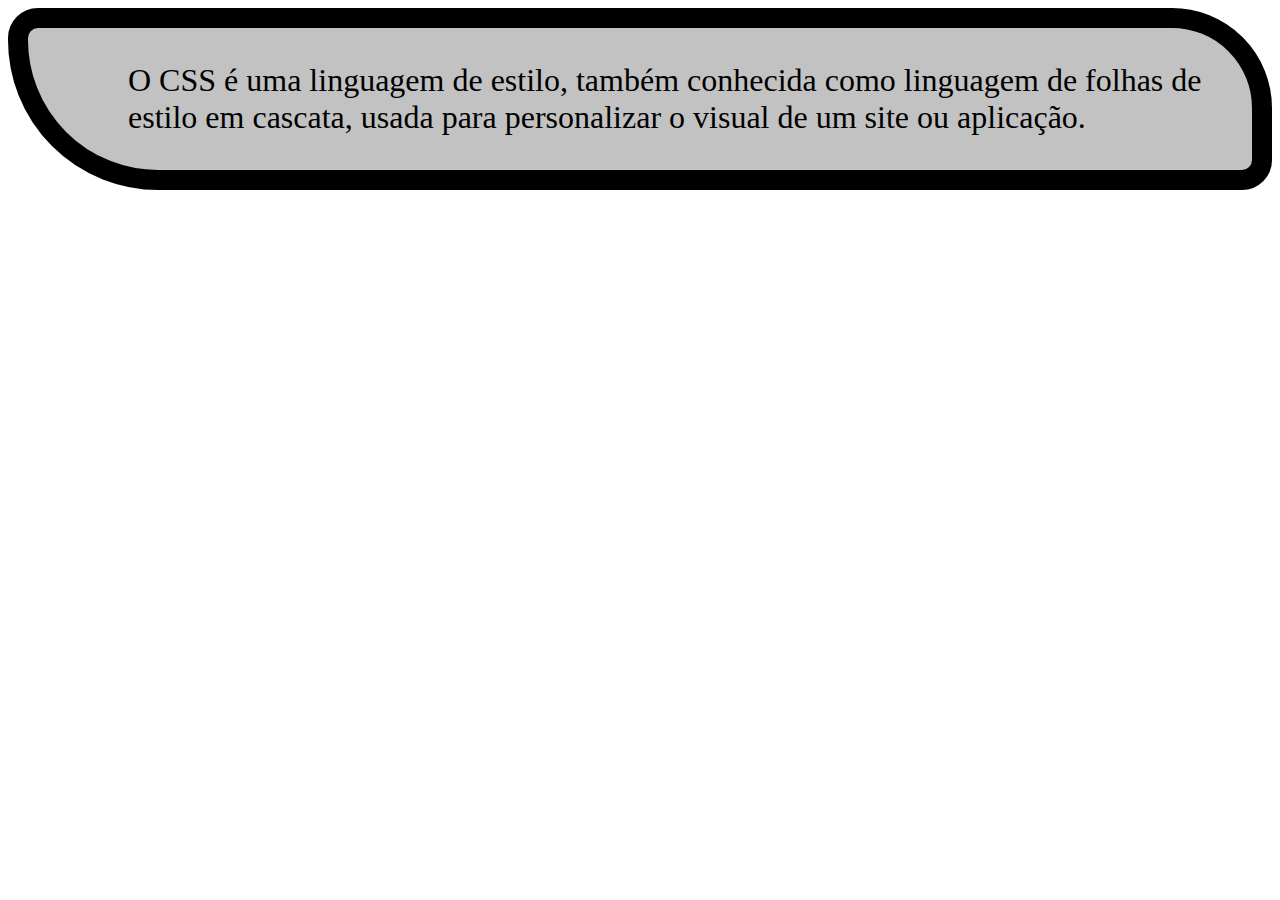
<file: css1/index.html>
<!DOCTYPE html>
<html lang="en">
<head>
    <meta charset="UTF-8">
    <meta name="viewport" content="width=device-width, initial-scale=1.0">
    <title>CSS 1</title>
    <link rel="stylesheet" type="text/css" href="style.css">
</head>
<body>
    <div class="txt">
        O CSS é uma linguagem de estilo, também conhecida como linguagem de folhas de estilo em cascata, usada para personalizar o visual de um site
        ou aplicação.
    </div>
</body>
</html>
</file>
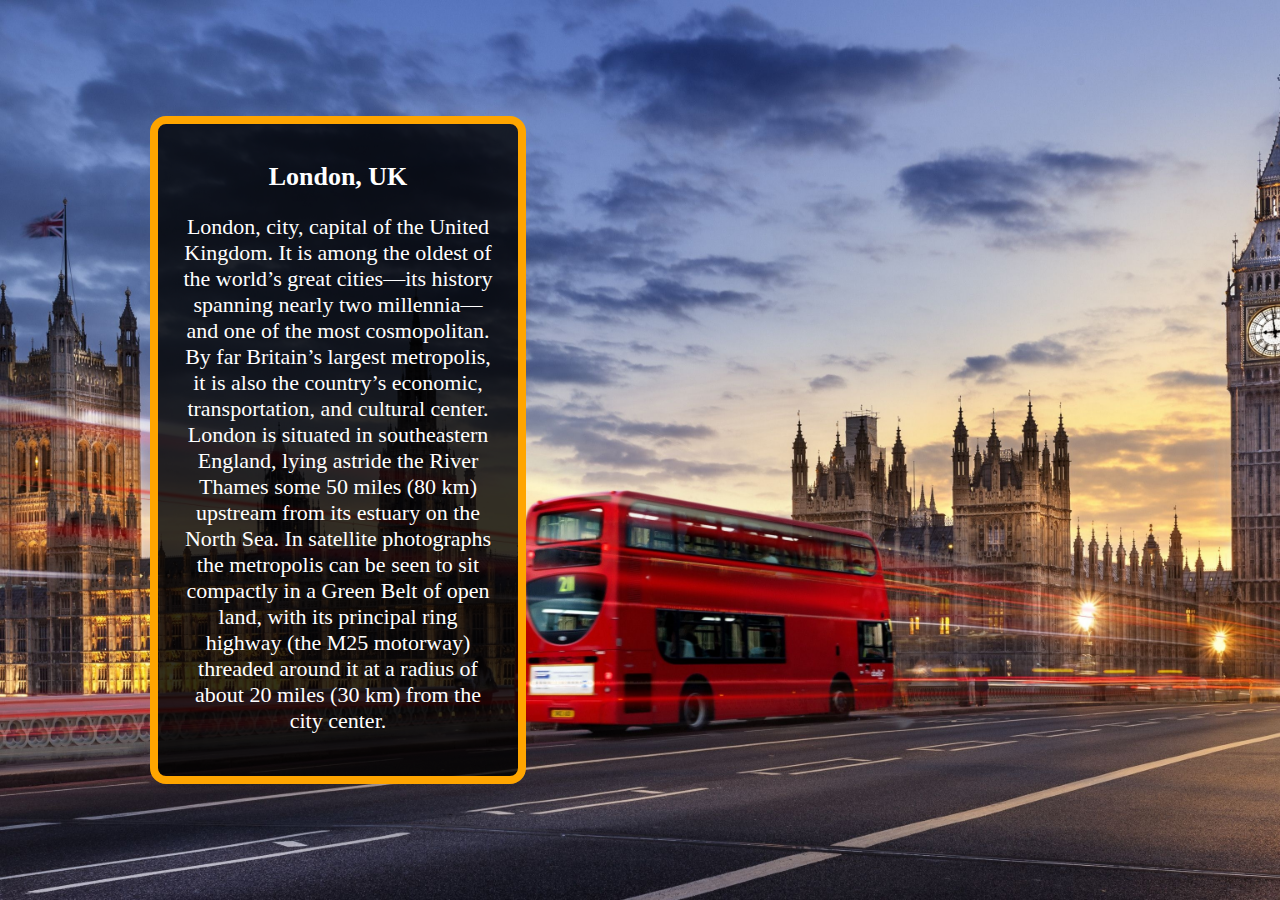
<file: css2/index.html>
<!DOCTYPE html>
<html lang="en">
<head>
    <meta charset="UTF-8">
    <meta name="viewport" content="width=device-width, initial-scale=1.0">
    <title>CSS 3</title>
    <link rel="stylesheet" type="text/css" href="style.css">
</head>
<body>
    <div class="content">
        <div class="text-box">
            <h1>London, UK</h1>
            <p>
                London, city, capital of the United Kingdom. It is among the oldest of the world’s great cities—its history spanning nearly two millennia—and one 
                of the most cosmopolitan. By far Britain’s largest metropolis, it is also the country’s economic, transportation, and cultural center. London is 
                situated in southeastern England, lying astride the River Thames some 50 miles (80 km) upstream from its estuary on the North Sea. In satellite photographs
                the metropolis can be seen to sit compactly in a Green Belt of open land, with its principal ring highway (the M25 motorway) threaded around it at a radius
                of about 20 miles (30 km) from the city center.
            </p>
        </div>
    </div>
</body>
</html>
</file>
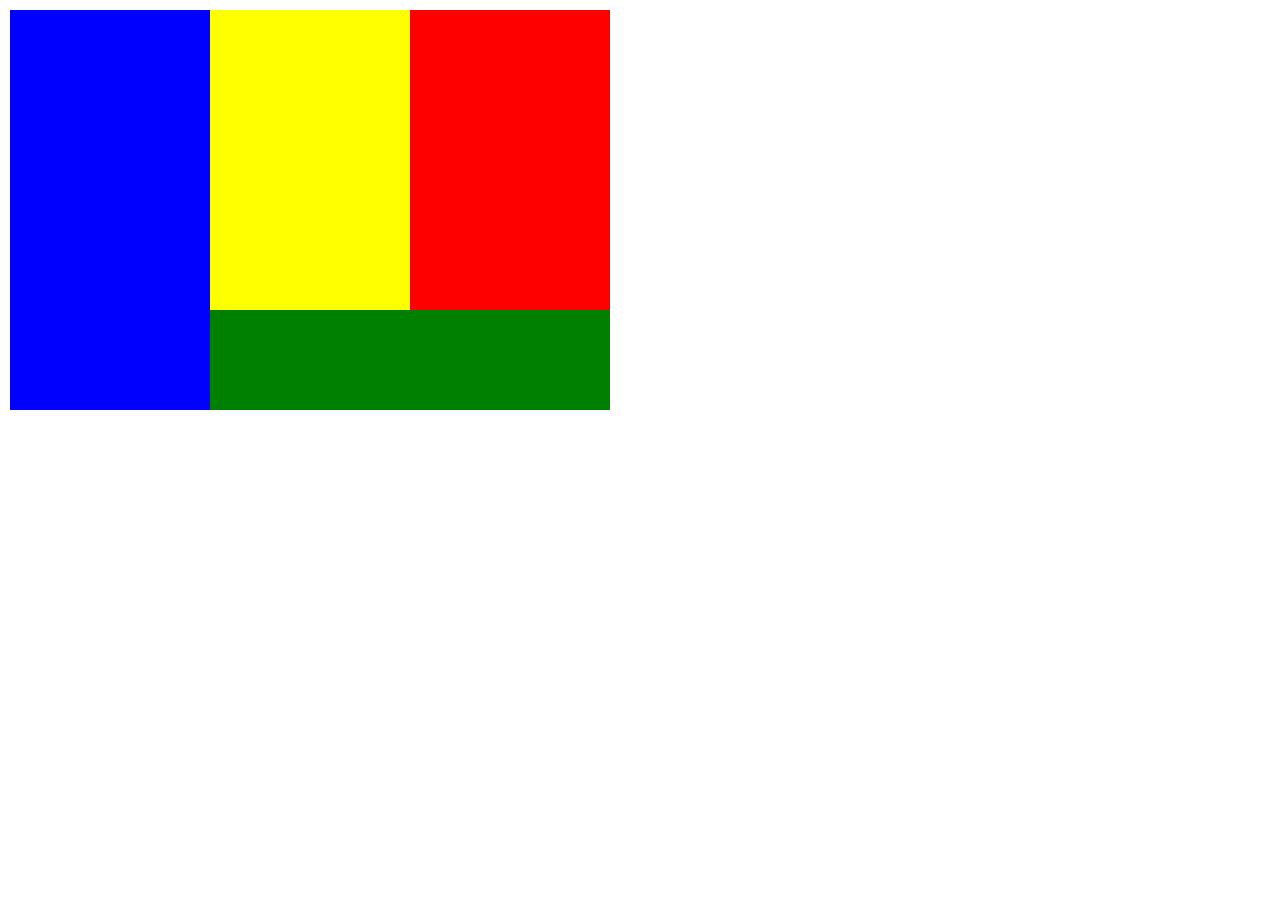
<file: css3/index.html>
<!DOCTYPE html>
<html lang="en">
<head>
    <meta charset="UTF-8">
    <meta name="viewport" content="width=device-width, initial-scale=1.0">
    <title>CSS 3</title>
</head>
<body>
    <style>
        div.blue { position: absolute; top: 10px; left: 10px; width:200px; height:400px; background-color:blue; }
        div.yellow { position: absolute; top: 10px; left: 210px; width:200px; height:300px; background-color:yellow; }
        div.red { position: absolute; top: 10px; left: 410px; width:200px; height:300px; background-color:red; }
        div.green { position: absolute; top: 310px; left: 210px; width:400px; height:100px; background-color:green; }
    </style>
    
    <div class="blue"></div>
    <div class="yellow"></div>
    <div class="red"></div>
    <div class="green"></div>
</body>
</html>
</file>
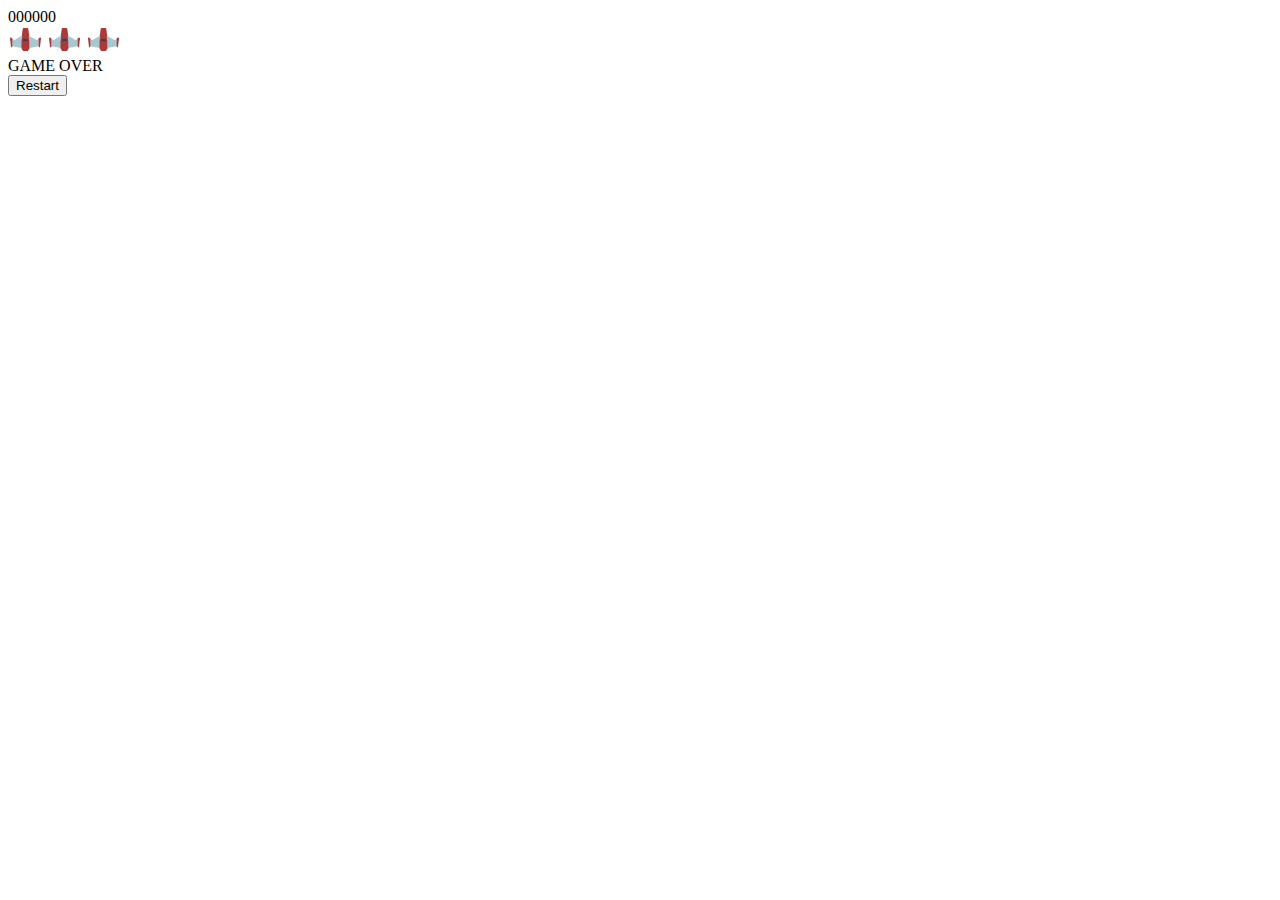
<file: game/index.html>
<!DOCTYPE html>
<html lang="en">

<head>
	<meta charset="UTF-8" />
	<meta name="viewport" content="width=device-width, initial-scale=1.0" />
	<title>Space Shooter</title>
	<link rel="stylesheet" href="css/style.css" />
</head>

<body>
	<div id="score">000000</div>
	<div id="hud">
		<div id="lives">
			<img src="assets/png/life.png" class="life" />
			<img src="assets/png/life.png" class="life" />
			<img src="assets/png/life.png" class="life" />
		</div>
	</div>

	<div id="game-over" class="hidden">GAME OVER</div>
	<button id="restart-button" class="hidden">Restart</button>

	<div id="space"></div>

	<script type="module" src="js/game.js"></script>
</body>
</html>
</file>
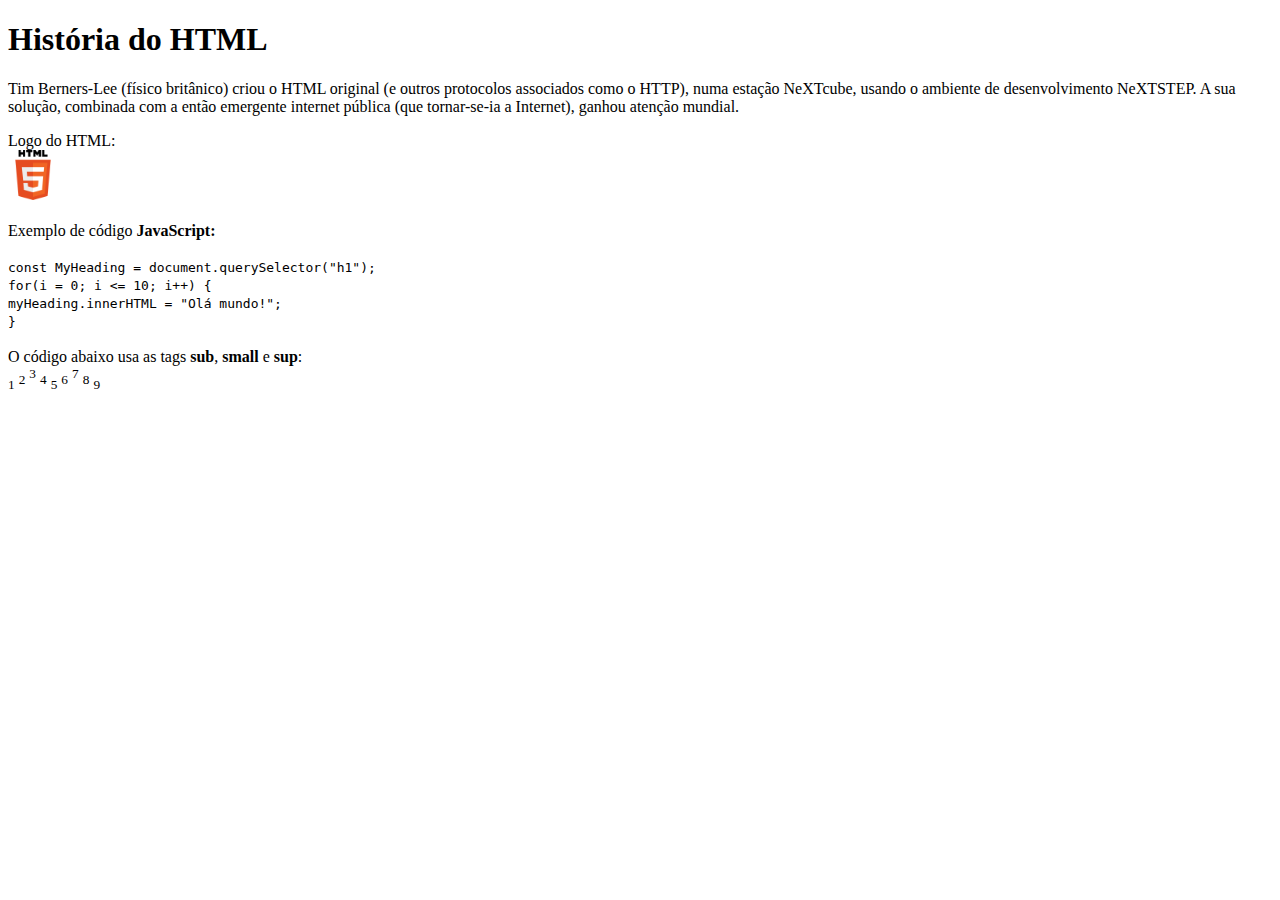
<file: html/first-page.html>
<!DOCTYPE html>
<html lang="en">
<head>
    <meta charset="UTF-8">
    <meta name="viewport" content="width=device-width, initial-scale=1.0">
    <title>HTML 1</title>
</head>
<body>
    <h1>História do HTML</h1>

    <p>
        Tim Berners-Lee (físico britânico) criou o HTML original
        (e outros protocolos associados como o HTTP), numa estação NeXTcube, usando o ambiente de desenvolvimento NeXTSTEP. 
        A sua solução, combinada com a então emergente internet pública (que tornar-se-ia a Internet), ganhou atenção mundial.
    </p>

    Logo do HTML:<br>
    
    <img src="html.png" width="50" alt="html"><br><br>

    Exemplo de código <strong>JavaScript:</strong><br>

    <code><br>
        const MyHeading = document.querySelector("h1");<br>
        for(i = 0; i <= 10; i++) {<br>
            myHeading.innerHTML = "Olá mundo!";<br>
        }<br>
    </code><br>

    O código abaixo usa as tags <strong>sub</strong>, <strong>small</strong> e <strong>sup</strong>:<br>
    <sub>1</sub>
    <small>2</small>
    <sup>3</sup>
    <small>4</small>
    <sub>5</sub>
    <small>6</small>
    <sup>7</sup>
    <small>8</small>
    <sub>9</sub>
</body>
</html>
</file>
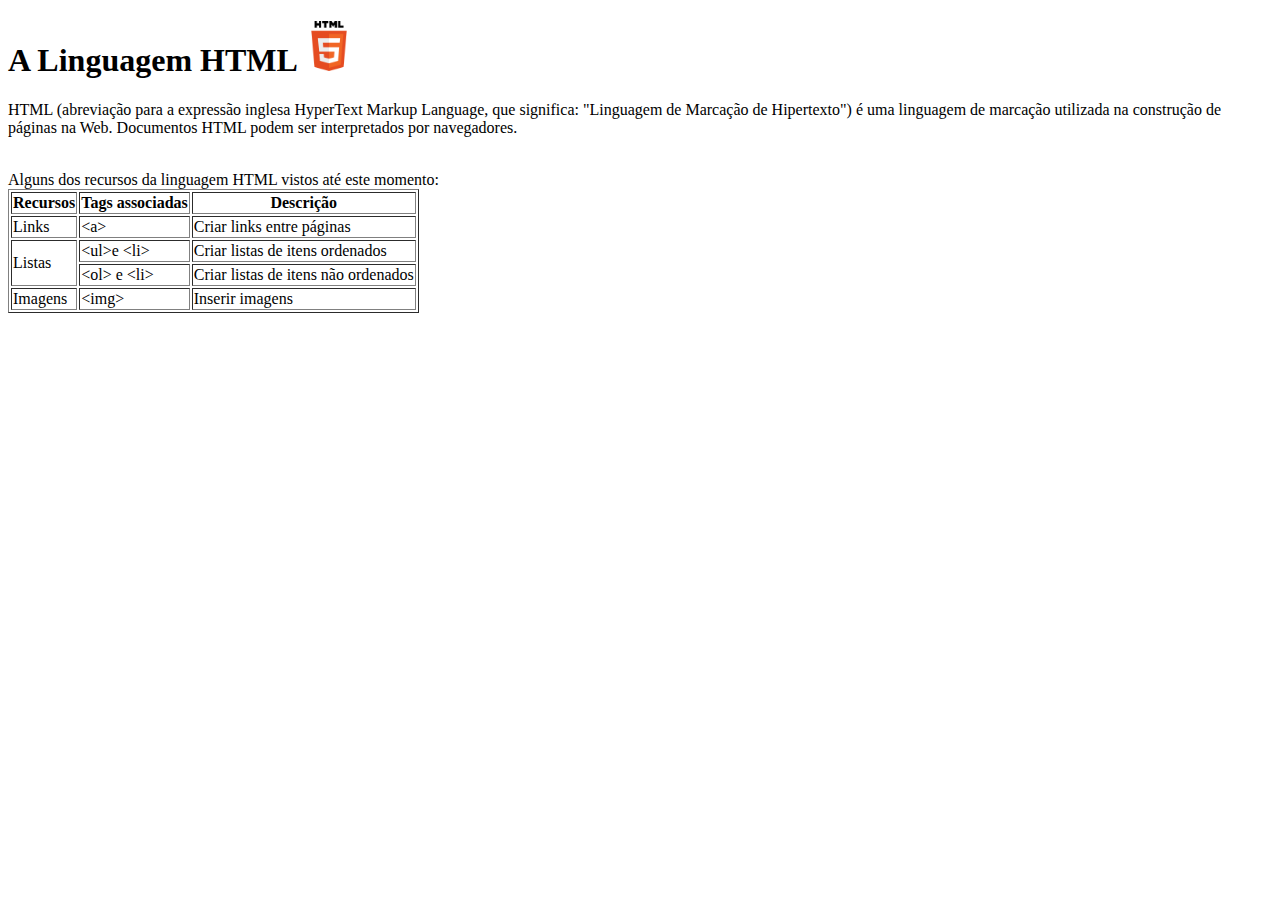
<file: html/second-page.html>
<!DOCTYPE html>
<html lang="en">
<head>
    <meta charset="UTF-8">
    <meta name="viewport" content="width=device-width, initial-scale=1.0">
    <title>HTML 2</title>
</head>
<body>
    <h1>A Linguagem HTML <img src="html.png" width="50" alt="html"></h1>
    
    <p>
        HTML (abreviação para a expressão inglesa HyperText Markup Language, que significa: "Linguagem de Marcação de Hipertexto") 
        é uma linguagem de marcação utilizada na construção de páginas na Web. Documentos HTML podem ser interpretados por navegadores.
    </p><br>

    Alguns dos recursos da linguagem HTML vistos até este momento:<br>

    <table border="1">
        <thead>
            <tr>
                <th>Recursos</th>
                <th>Tags associadas</th>
                <th>Descrição</th>
            </tr>
            
        </thead>
        <tr>
            <td>Links</td>
            <td>&lt;a&gt;</td>
            <td>Criar links entre páginas</td>
        </tr>
        <tr>
            <td rowspan="2">Listas</td>
            <td>&lt;ul&gt;e &lt;li&gt;</td>
            <td>Criar listas de itens ordenados</td>
        </tr>
        <tr>
            <td>&lt;ol&gt; e &lt;li&gt;</td>
            <td>Criar listas de itens não ordenados</td>
        </tr>
        <tr>
            <td>Imagens</td>
            <td>&lt;img&gt;</td>
            <td>Inserir imagens</td>
        </tr>
    </table>
</body>
</html>
</file>
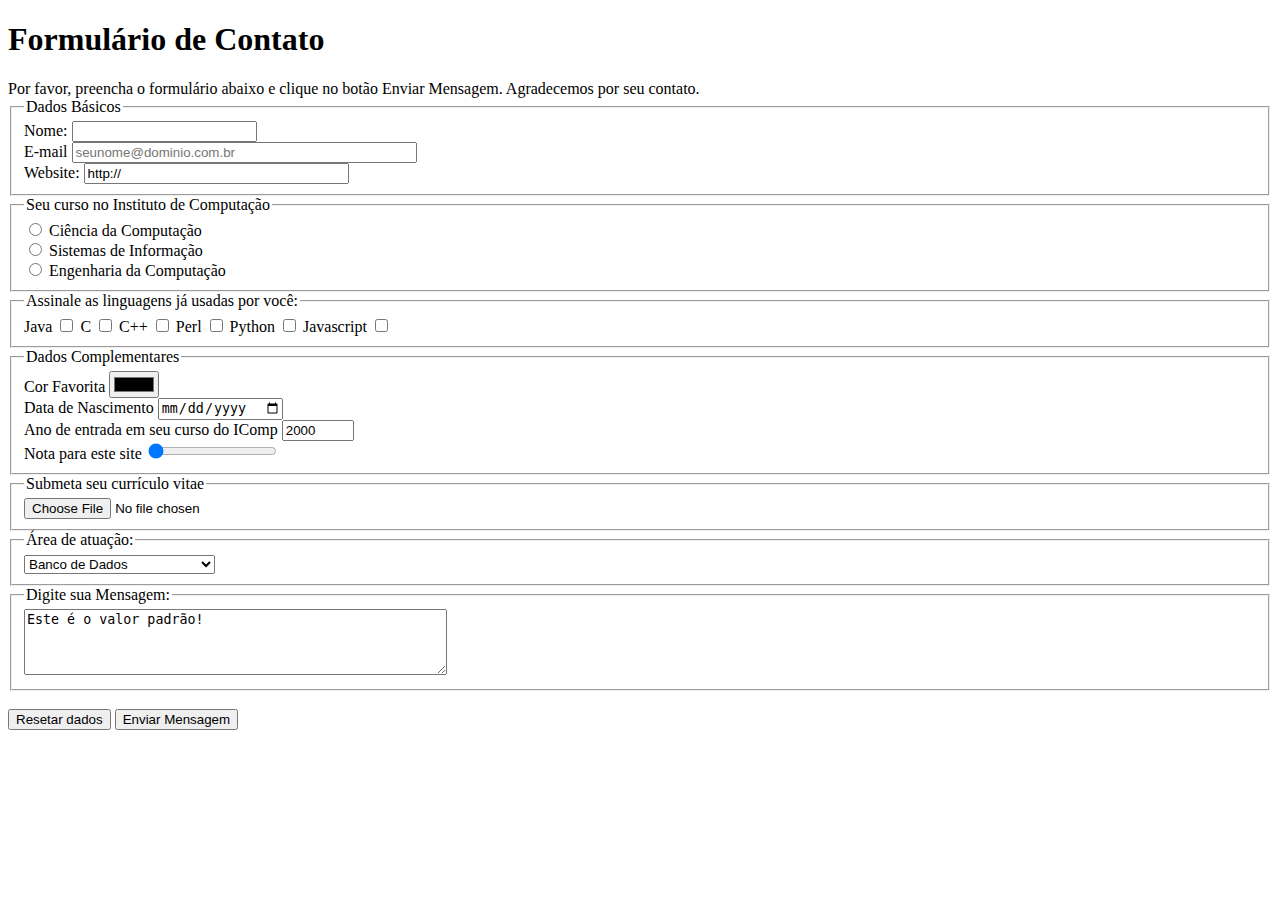
<file: html/third-page.html>
<!DOCTYPE html>
<html lang="en">
<head>
    <meta charset="UTF-8">
    <meta name="viewport" content="width=device-width, initial-scale=1.0">
    <title>HTML 3</title>
</head>
<body>
    <h1>Formulário de Contato</h1>

    Por favor, preencha o formulário abaixo e clique no botão Enviar Mensagem. Agradecemos por seu contato.<br>
    
    <fieldset>
        <legend>Dados Básicos</legend>
        <label for="nome">Nome:</label>
        <input type="text" name="nome"/><br>
        <label for="email">E-mail </label>
        <input type="email" name="email" id="email" size="40" required placeholder="seunome@dominio.com.br"><br>
        <label for="website">Website:</label>
        <input type="text" value="http://" size="30" name="website"/><br>
    </fieldset>

    <fieldset>
        <legend>Seu curso no Instituto de Computação</legend>
        <input type="radio" name="curso" value="cc">
        Ciência da Computação<br>
        <input type="radio" name="curso" value="es">
        Sistemas de Informação<br>
        <input type="radio" name="curso" value="ec">
        Engenharia da Computação<br>
    </fieldset>

    <fieldset>
        <legend>Assinale as linguagens já usadas por você:</legend>
        <label for="java">Java</label>
        <input type="checkbox" name="ling" id="java" value="java">
        <label for="c">C</label>
        <input type="checkbox" name="ling" id="c" value="c">
        <label for="cpp">C++</label>
        <input type="checkbox" name="ling" id="cpp" value="cpp">
        <label for="perl">Perl</label>
        <input type="checkbox" name="ling" id="perl" value="perl">
        <label for="python">Python</label>
        <input type="checkbox" name="ling" id="python" value="python">
        <label for="js">Javascript</label>
        <input type="checkbox" name="ling" id="js" value="js">

    </fieldset>
    <fieldset>
        <legend>Dados Complementares</legend>
        <label for="color">Cor Favorita</label>
        <input type="color" name="color" id="color"><br>
        <label for="nascimento">Data de Nascimento</label>
        <input type="date" name="nascimento" id="nascimento"><br>
        <label for="ano">Ano de entrada em seu curso do IComp</label>
        <input type="number" name="ano" min="1980" max="2020" step="1" value="2000" id="ano"><br>
        <label for="nota">Nota para este site</label>
        <input type="range" name="range" id="range" value="0">
    </fieldset>

    <fieldset>
        <legend>Submeta seu currículo vitae</legend>
        <input type="file" name="curriculo">
    </fieldset>

    <fieldset>
        <legend>Área de atuação:</legend>
        <select name="area" id="area">
            <option value="1">Banco de Dados</option>
            <option value="2">Educação a Distância</option>
            <option value="3">Engenharia de Software</option>
            <option value="4">Otimização</option>
            <option value="5">Programação para a Web</option>
            <option value="6">Recuperação de Informação</option>
            <option value="7">Redes de Computadores</option>
        </select>
    </fieldset>

    <fieldset>
        <legend>Digite sua Mensagem:</legend>
        <textarea name="mensagem" rows="4" cols="50">Este é o valor padrão!</textarea>
    </fieldset><br>

    <button>Resetar dados</button>
    <button>Enviar Mensagem</button>
</body>
</html>
</file>
<file: css1/style.css>
.txt {
    border: 20px solid black;
    border-radius: 30px 100px 30px 150px;
    font-size: 32px;
    padding: 34px;
    padding-left: 100px;
    background-color: rgb(194, 194, 194);
}
</file>
<file: css2/style.css>
body {
    margin: 0;
    background-image: url('london.jpg');
    background-position: center;
    background-size: cover;
    background-repeat: no-repeat;
    display: flex;
    height: 100vh;
    align-items: center;
}

.text-box {
    width: 320px;
    padding: 20px;
    background-color: rgba(0, 0, 0, 0.8);
    border: 8px solid orange;
    border-radius: 16px;
    font-size: 22px;
    color: white;
    text-align: center;
    margin-left: 150px;
}

.text-box h1 {
    font-size: 26px;
    font-weight: bold;
}
</file>
<file: game/css/style.css>
#space {
  background-image: url("../assets/png/Background/starBackground.png");
  position: relative;
  overflow: hidden;
}

#ship {
  position: absolute;
}

.enemy-ship {
  position: absolute;
}
</file>
